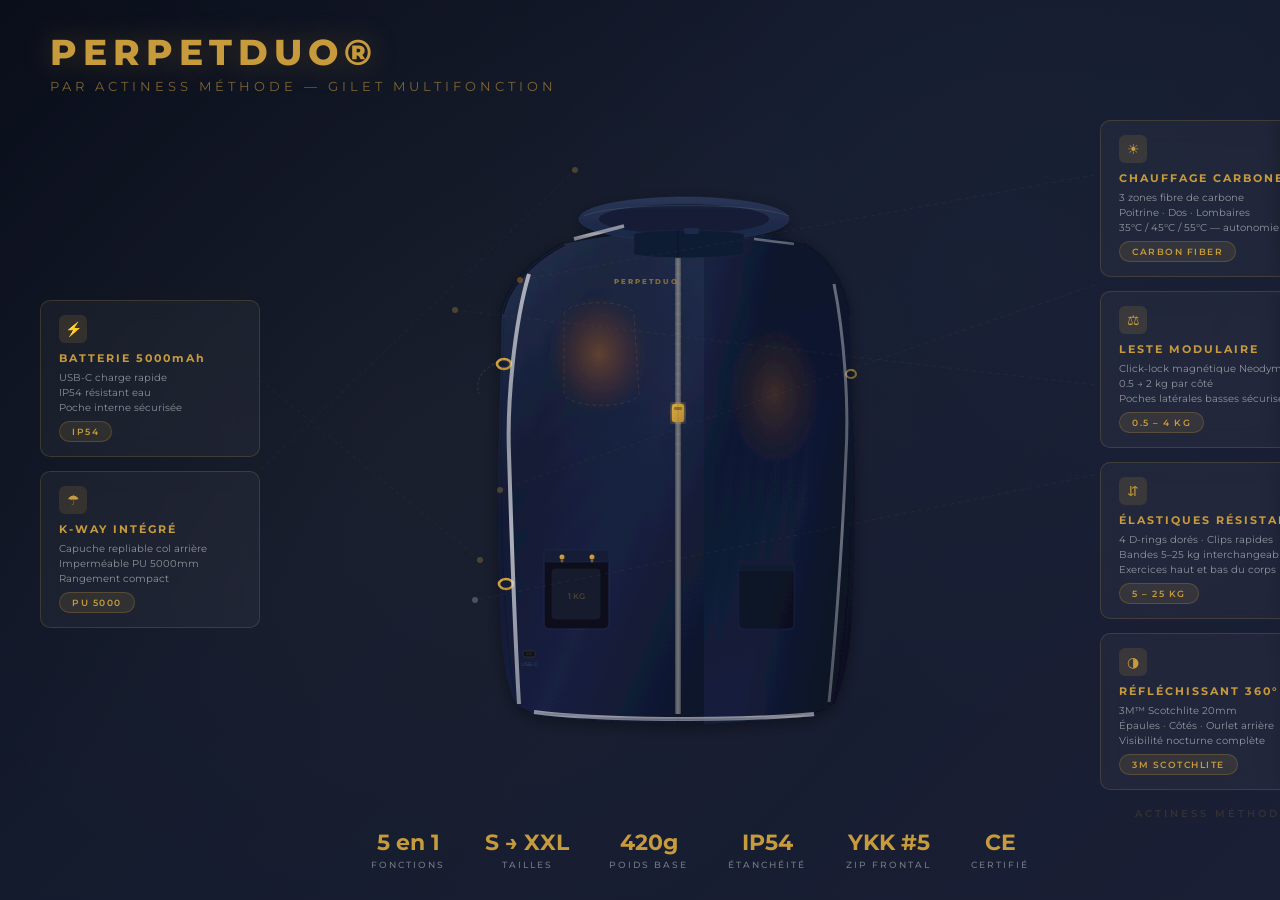
<file: PERPETDUO_Product_Visual.html>
<!DOCTYPE html>
<html lang="fr">
<head>
<meta charset="UTF-8">
<meta name="viewport" content="width=1400,height=900">
<title>PERPETDUO® — Product Visualization</title>
<style>
@import url('https://fonts.googleapis.com/css2?family=Montserrat:wght@300;400;500;600;700;800;900&display=swap');

* { margin:0; padding:0; box-sizing:border-box; }

body {
  width: 1400px;
  height: 900px;
  background: linear-gradient(135deg, #0a0e1a 0%, #141b2d 40%, #1a1f35 100%);
  font-family: 'Montserrat', sans-serif;
  color: #fff;
  overflow: hidden;
  position: relative;
}

/* Subtle grid pattern */
body::before {
  content: '';
  position: absolute;
  inset: 0;
  background-image:
    radial-gradient(circle at 30% 50%, rgba(199,155,60,0.03) 0%, transparent 50%),
    radial-gradient(circle at 70% 30%, rgba(100,140,200,0.04) 0%, transparent 40%);
}

.header {
  position: absolute;
  top: 30px;
  left: 50px;
  z-index: 10;
}

.header h1 {
  font-size: 36px;
  font-weight: 800;
  letter-spacing: 6px;
  color: #c79b3c;
  text-shadow: 0 0 30px rgba(199,155,60,0.3);
}

.header .subtitle {
  font-size: 13px;
  font-weight: 400;
  letter-spacing: 4px;
  color: rgba(199,155,60,0.6);
  margin-top: 4px;
}

/* Main vest SVG container */
.vest-container {
  position: absolute;
  top: 50%;
  left: 50%;
  transform: translate(-55%, -48%);
  width: 520px;
  height: 700px;
}

/* Feature cards */
.features-right {
  position: absolute;
  right: 40px;
  top: 120px;
  display: flex;
  flex-direction: column;
  gap: 14px;
  width: 260px;
}

.feature-card {
  background: rgba(255,255,255,0.04);
  border: 1px solid rgba(199,155,60,0.2);
  border-radius: 10px;
  padding: 14px 18px;
  backdrop-filter: blur(10px);
  position: relative;
}

.feature-card .icon {
  width: 28px;
  height: 28px;
  border-radius: 6px;
  background: rgba(199,155,60,0.15);
  display: flex;
  align-items: center;
  justify-content: center;
  font-size: 14px;
  margin-bottom: 8px;
  color: #c79b3c;
}

.feature-card h3 {
  font-size: 11px;
  font-weight: 700;
  letter-spacing: 2px;
  color: #c79b3c;
  margin-bottom: 5px;
}

.feature-card p {
  font-size: 10px;
  color: rgba(255,255,255,0.5);
  line-height: 1.5;
}

/* Connection lines */
.lines-container {
  position: absolute;
  inset: 0;
  pointer-events: none;
  z-index: 5;
}

/* Bottom specs bar */
.specs-bar {
  position: absolute;
  bottom: 30px;
  left: 50px;
  right: 50px;
  display: flex;
  justify-content: center;
  gap: 40px;
}

.spec-item {
  text-align: center;
}

.spec-item .value {
  font-size: 22px;
  font-weight: 700;
  color: #c79b3c;
}

.spec-item .label {
  font-size: 9px;
  font-weight: 500;
  letter-spacing: 2px;
  color: rgba(255,255,255,0.4);
  margin-top: 3px;
}

/* Left features */
.features-left {
  position: absolute;
  left: 40px;
  top: 300px;
  display: flex;
  flex-direction: column;
  gap: 14px;
  width: 220px;
}

.tag {
  display: inline-block;
  background: rgba(199,155,60,0.12);
  border: 1px solid rgba(199,155,60,0.25);
  border-radius: 20px;
  padding: 4px 12px;
  font-size: 9px;
  font-weight: 600;
  letter-spacing: 1.5px;
  color: #c79b3c;
  margin-top: 6px;
}

/* Watermark */
.watermark {
  position: absolute;
  bottom: 80px;
  right: 50px;
  font-size: 10px;
  letter-spacing: 3px;
  color: rgba(199,155,60,0.15);
  font-weight: 600;
}
</style>
</head>
<body>

<div class="header">
  <h1>PERPETDUO®</h1>
  <div class="subtitle">PAR ACTINESS MÉTHODE — GILET MULTIFONCTION</div>
</div>

<!-- SVG Vest illustration -->
<div class="vest-container">
<svg viewBox="0 0 520 700" xmlns="http://www.w3.org/2000/svg">
  <defs>
    <!-- Navy fabric gradient -->
    <linearGradient id="navyFabric" x1="0" y1="0" x2="1" y2="1">
      <stop offset="0%" stop-color="#1a2444"/>
      <stop offset="30%" stop-color="#0f1a33"/>
      <stop offset="60%" stop-color="#162040"/>
      <stop offset="100%" stop-color="#0d1528"/>
    </linearGradient>

    <!-- Side shadow gradient -->
    <linearGradient id="sideShade" x1="0" y1="0" x2="1" y2="0">
      <stop offset="0%" stop-color="rgba(0,0,0,0)"/>
      <stop offset="100%" stop-color="rgba(0,0,0,0.3)"/>
    </linearGradient>

    <linearGradient id="sideShadeL" x1="1" y1="0" x2="0" y2="0">
      <stop offset="0%" stop-color="rgba(0,0,0,0)"/>
      <stop offset="100%" stop-color="rgba(0,0,0,0.25)"/>
    </linearGradient>

    <!-- Heat zone glow -->
    <radialGradient id="heatGlow" cx="50%" cy="50%" r="50%">
      <stop offset="0%" stop-color="rgba(230,120,30,0.35)"/>
      <stop offset="60%" stop-color="rgba(200,80,20,0.15)"/>
      <stop offset="100%" stop-color="rgba(180,60,10,0)"/>
    </radialGradient>

    <!-- Reflective strip gradient -->
    <linearGradient id="reflective" x1="0" y1="0" x2="0" y2="1">
      <stop offset="0%" stop-color="#e8e8ec"/>
      <stop offset="40%" stop-color="#c8c8d0"/>
      <stop offset="60%" stop-color="#f0f0f5"/>
      <stop offset="100%" stop-color="#b8b8c0"/>
    </linearGradient>

    <!-- Zipper gradient -->
    <linearGradient id="zipperGrad" x1="0" y1="0" x2="1" y2="0">
      <stop offset="0%" stop-color="#555"/>
      <stop offset="30%" stop-color="#888"/>
      <stop offset="50%" stop-color="#aaa"/>
      <stop offset="70%" stop-color="#888"/>
      <stop offset="100%" stop-color="#555"/>
    </linearGradient>

    <!-- Gold gradient -->
    <linearGradient id="goldGrad" x1="0" y1="0" x2="1" y2="1">
      <stop offset="0%" stop-color="#d4a843"/>
      <stop offset="50%" stop-color="#c79b3c"/>
      <stop offset="100%" stop-color="#b8882e"/>
    </linearGradient>

    <!-- Ambient light from top -->
    <linearGradient id="topLight" x1="0" y1="0" x2="0" y2="1">
      <stop offset="0%" stop-color="rgba(200,210,230,0.08)"/>
      <stop offset="100%" stop-color="rgba(0,0,0,0)"/>
    </linearGradient>

    <!-- Fabric texture -->
    <filter id="fabricTexture">
      <feTurbulence type="fractalNoise" baseFrequency="0.9" numOctaves="4" seed="3"/>
      <feColorMatrix type="saturate" values="0"/>
      <feComponentTransfer>
        <feFuncA type="linear" slope="0.04"/>
      </feComponentTransfer>
      <feBlend in="SourceGraphic" mode="overlay"/>
    </filter>

    <!-- Subtle shadow -->
    <filter id="shadow">
      <feDropShadow dx="0" dy="4" stdDeviation="8" flood-color="rgba(0,0,0,0.4)"/>
    </filter>

    <!-- Glow filter -->
    <filter id="glowFilter">
      <feGaussianBlur stdDeviation="3" result="blur"/>
      <feMerge>
        <feMergeNode in="blur"/>
        <feMergeNode in="SourceGraphic"/>
      </feMerge>
    </filter>
  </defs>

  <!-- ===== VEST BODY - 3/4 VIEW ===== -->
  <g transform="translate(260, 340)" filter="url(#shadow)">

    <!-- BACK PANEL (visible on right side due to 3/4 angle) -->
    <path d="
      M 30,-230
      C 45,-228 100,-220 130,-210
      C 155,-195 170,-170 175,-140
      L 180,-20
      C 182,40 180,100 178,160
      C 176,200 170,230 160,250
      L 140,260
      C 100,265 60,268 30,270
      L 30,-230
    " fill="url(#navyFabric)" stroke="none"/>

    <!-- Back panel shading -->
    <path d="
      M 30,-230
      C 45,-228 100,-220 130,-210
      C 155,-195 170,-170 175,-140
      L 180,-20
      C 182,40 180,100 178,160
      C 176,200 170,230 160,250
      L 140,260
      C 100,265 60,268 30,270
      L 30,-230
    " fill="url(#sideShade)" stroke="none"/>

    <!-- FRONT PANEL RIGHT -->
    <path d="
      M 30,-230
      C 15,-228 -60,-220 -110,-210
      C -145,-195 -165,-170 -172,-140
      L -175,-20
      C -177,40 -176,100 -174,160
      C -172,200 -168,230 -158,250
      L -140,260
      C -100,265 -30,268 5,270
      L 5,270 30,270
      L 30,-230
    " fill="url(#navyFabric)" stroke="none"/>

    <!-- Front panel subtle highlight -->
    <path d="
      M 30,-230
      C 15,-228 -60,-220 -110,-210
      C -145,-195 -165,-170 -172,-140
      L -175,-20
      C -177,40 -176,100 -174,160
      C -172,200 -168,230 -158,250
      L -140,260
      C -100,265 -30,268 5,270
      L 5,270 30,270
      L 30,-230
    " fill="url(#topLight)" stroke="none"/>

    <!-- Fabric texture overlay -->
    <path d="
      M -172,-140 C -165,-170 -145,-195 -110,-210 C -60,-220 45,-228 130,-210 C 155,-195 170,-170 175,-140 L 180,-20 C 182,40 180,100 178,160 C 176,200 170,230 160,250 L 140,260 C 100,265 -100,265 -140,260 L -158,250 C -168,230 -172,200 -174,160 C -176,100 -177,40 -175,-20 Z
    " fill="url(#navyFabric)" opacity="0" filter="url(#fabricTexture)"/>

    <!-- ===== COLLAR ===== -->
    <ellipse cx="10" cy="-235" rx="105" ry="22" fill="#1e2a4a" stroke="#2a3660" stroke-width="0.5"/>
    <ellipse cx="10" cy="-235" rx="105" ry="22" fill="url(#topLight)"/>
    <!-- Collar inner -->
    <ellipse cx="10" cy="-235" rx="85" ry="15" fill="#0d1528" opacity="0.6"/>

    <!-- Collar top edge highlight -->
    <path d="M -90,-238 C -60,-252 80,-252 115,-238" fill="none" stroke="rgba(200,210,230,0.12)" stroke-width="1"/>

    <!-- ===== ARMHOLES ===== -->
    <!-- Right armhole (front visible side) -->
    <path d="M -110,-210 C -130,-200 -165,-175 -172,-140" fill="none" stroke="#0d1528" stroke-width="4"/>
    <path d="M -110,-210 C -130,-200 -165,-175 -172,-140" fill="none" stroke="rgba(200,210,230,0.06)" stroke-width="1"/>

    <!-- Left armhole (back visible side) -->
    <path d="M 130,-210 C 150,-200 170,-175 175,-140" fill="none" stroke="#0d1528" stroke-width="3"/>

    <!-- ===== FRONT ZIPPER ===== -->
    <!-- Zipper track -->
    <rect x="1" y="-220" width="6" height="480" rx="1" fill="url(#zipperGrad)" opacity="0.7"/>

    <!-- Zipper teeth -->
    <g opacity="0.5">
      <!-- Teeth pattern -->
      <line x1="1" y1="-210" x2="7" y2="-210" stroke="#999" stroke-width="0.5"/>
      <line x1="1" y1="-200" x2="7" y2="-200" stroke="#999" stroke-width="0.5"/>
      <line x1="1" y1="-190" x2="7" y2="-190" stroke="#999" stroke-width="0.5"/>
      <line x1="1" y1="-180" x2="7" y2="-180" stroke="#999" stroke-width="0.5"/>
      <line x1="1" y1="-170" x2="7" y2="-170" stroke="#999" stroke-width="0.5"/>
      <line x1="1" y1="-160" x2="7" y2="-160" stroke="#999" stroke-width="0.5"/>
      <line x1="1" y1="-150" x2="7" y2="-150" stroke="#999" stroke-width="0.5"/>
      <line x1="1" y1="-140" x2="7" y2="-140" stroke="#999" stroke-width="0.5"/>
      <line x1="1" y1="-130" x2="7" y2="-130" stroke="#999" stroke-width="0.5"/>
      <line x1="1" y1="-120" x2="7" y2="-120" stroke="#999" stroke-width="0.5"/>
      <line x1="1" y1="-110" x2="7" y2="-110" stroke="#999" stroke-width="0.5"/>
      <line x1="1" y1="-100" x2="7" y2="-100" stroke="#999" stroke-width="0.5"/>
      <line x1="1" y1="-90" x2="7" y2="-90" stroke="#999" stroke-width="0.5"/>
      <line x1="1" y1="-80" x2="7" y2="-80" stroke="#999" stroke-width="0.5"/>
      <line x1="1" y1="-70" x2="7" y2="-70" stroke="#999" stroke-width="0.5"/>
      <line x1="1" y1="-60" x2="7" y2="-60" stroke="#999" stroke-width="0.5"/>
      <line x1="1" y1="-50" x2="7" y2="-50" stroke="#999" stroke-width="0.5"/>
      <line x1="1" y1="-40" x2="7" y2="-40" stroke="#999" stroke-width="0.5"/>
      <line x1="1" y1="-30" x2="7" y2="-30" stroke="#999" stroke-width="0.5"/>
      <line x1="1" y1="-20" x2="7" y2="-20" stroke="#999" stroke-width="0.5"/>
      <line x1="1" y1="-10" x2="7" y2="-10" stroke="#999" stroke-width="0.5"/>
      <line x1="1" y1="0" x2="7" y2="0" stroke="#999" stroke-width="0.5"/>
    </g>

    <!-- Zipper pull tab -->
    <rect x="-2" y="-50" width="12" height="18" rx="2" fill="url(#goldGrad)" filter="url(#glowFilter)"/>
    <rect x="0" y="-47" width="8" height="3" rx="1" fill="rgba(0,0,0,0.3)"/>

    <!-- ===== HEAT ZONES ===== -->
    <!-- Front chest heat zone left -->
    <ellipse cx="-75" cy="-100" rx="50" ry="60" fill="url(#heatGlow)"/>
    <!-- Chest heat zone border hint -->
    <path d="M -110,-140 C -105,-155 -45,-155 -40,-140 L -35,-60 C -40,-45 -105,-45 -110,-60 Z"
          fill="none" stroke="rgba(230,120,30,0.2)" stroke-width="0.8" stroke-dasharray="4,3"/>

    <!-- Back heat zone (visible on right side) -->
    <ellipse cx="100" cy="-60" rx="45" ry="70" fill="url(#heatGlow)" opacity="0.6"/>

    <!-- ===== WEIGHT POCKETS ===== -->
    <!-- Front pocket left -->
    <rect x="-130" y="100" width="65" height="75" rx="5" fill="#0a0f1e" stroke="#1e2a4a" stroke-width="1"/>
    <!-- Pocket flap -->
    <rect x="-130" y="96" width="65" height="12" rx="3" fill="#141e35" stroke="#1e2a4a" stroke-width="0.5"/>
    <!-- Magnetic dots -->
    <circle cx="-112" cy="103" r="2.5" fill="url(#goldGrad)"/>
    <circle cx="-82" cy="103" r="2.5" fill="url(#goldGrad)"/>
    <circle cx="-112" cy="107" r="1.5" fill="url(#goldGrad)" opacity="0.5"/>
    <circle cx="-82" cy="107" r="1.5" fill="url(#goldGrad)" opacity="0.5"/>

    <!-- Weight block inside pocket hint -->
    <rect x="-122" y="115" width="48" height="50" rx="3" fill="rgba(30,40,60,0.5)" stroke="rgba(199,155,60,0.1)" stroke-width="0.5"/>
    <text x="-98" y="145" text-anchor="middle" font-size="8" font-weight="600" fill="rgba(199,155,60,0.3)" font-family="Montserrat">1 KG</text>

    <!-- Back pocket (visible side) -->
    <rect x="65" y="110" width="55" height="65" rx="4" fill="#0a0f1e" stroke="#1e2a4a" stroke-width="0.8" opacity="0.7"/>
    <rect x="65" y="107" width="55" height="10" rx="3" fill="#141e35" stroke="#1e2a4a" stroke-width="0.5" opacity="0.7"/>

    <!-- ===== D-RINGS ===== -->
    <!-- D-ring upper right side -->
    <g transform="translate(-170, -90)">
      <ellipse cx="0" cy="0" rx="7" ry="5" fill="none" stroke="url(#goldGrad)" stroke-width="2.5"/>
      <rect x="-3" y="-2" width="6" height="4" rx="1" fill="#141e35"/>
    </g>

    <!-- D-ring lower right side -->
    <g transform="translate(-168, 130)">
      <ellipse cx="0" cy="0" rx="7" ry="5" fill="none" stroke="url(#goldGrad)" stroke-width="2.5"/>
      <rect x="-3" y="-2" width="6" height="4" rx="1" fill="#141e35"/>
    </g>

    <!-- D-ring upper left (back side visible) -->
    <g transform="translate(177, -80)">
      <ellipse cx="0" cy="0" rx="5" ry="4" fill="none" stroke="url(#goldGrad)" stroke-width="2" opacity="0.6"/>
    </g>

    <!-- ===== REFLECTIVE STRIPS ===== -->
    <!-- Front left reflective strip -->
    <path d="M -155,250 C -158,200 -162,100 -165,0 C -167,-50 -160,-130 -145,-180"
          fill="none" stroke="url(#reflective)" stroke-width="4" opacity="0.7"/>

    <!-- Front right seam reflective -->
    <path d="M 155,248 C 160,200 168,100 172,0 C 175,-50 170,-120 160,-170"
          fill="none" stroke="url(#reflective)" stroke-width="3" opacity="0.4"/>

    <!-- Bottom hem reflective strip -->
    <path d="M -140,258 C -80,266 60,268 140,260"
          fill="none" stroke="url(#reflective)" stroke-width="4" opacity="0.6"/>

    <!-- Shoulder reflective strips -->
    <path d="M -100,-215 L -50,-228" fill="none" stroke="url(#reflective)" stroke-width="3.5" opacity="0.6"/>
    <path d="M 80,-215 L 120,-210" fill="none" stroke="url(#reflective)" stroke-width="2.5" opacity="0.4"/>

    <!-- ===== HOOD POCKET (back collar area) ===== -->
    <path d="M -40,-220 C -30,-225 50,-225 70,-220 L 70,-200 C 50,-195 -30,-195 -40,-200 Z"
          fill="#111a30" stroke="#1e2a4a" stroke-width="0.5"/>
    <!-- Hood pocket tab -->
    <rect x="10" y="-226" width="15" height="6" rx="2" fill="#1e2a4a"/>

    <!-- ===== USB-C PORT ===== -->
    <g transform="translate(-145, 200)">
      <rect x="-6" y="-3" width="12" height="6" rx="2" fill="#0a0e18" stroke="#333" stroke-width="0.8"/>
      <rect x="-4" y="-1.5" width="8" height="3" rx="1" fill="#1a1a1a"/>
      <text x="0" y="12" text-anchor="middle" font-size="5" fill="rgba(255,255,255,0.2)" font-family="Montserrat">USB-C</text>
    </g>

    <!-- ===== LOGO FRONT ===== -->
    <g transform="translate(-60, -170)">
      <text x="0" y="0" font-size="7" font-weight="800" letter-spacing="2" fill="url(#goldGrad)" font-family="Montserrat" opacity="0.6">PERPETDUO</text>
    </g>

    <!-- ===== PANEL SEAM LINES ===== -->
    <!-- Center front seam -->
    <line x1="4" y1="-230" x2="4" y2="270" stroke="rgba(0,0,0,0.2)" stroke-width="0.5"/>

    <!-- Side seam lines -->
    <path d="M -170,-135 C -175,0 -175,150 -158,250" fill="none" stroke="rgba(0,0,0,0.15)" stroke-width="0.8"/>
    <path d="M 175,-135 C 180,0 180,150 160,250" fill="none" stroke="rgba(0,0,0,0.1)" stroke-width="0.6"/>

    <!-- Hem line -->
    <path d="M -155,255 C -100,268 100,270 155,255" fill="none" stroke="rgba(0,0,0,0.15)" stroke-width="0.8"/>
    <path d="M -152,258 C -100,271 100,273 152,258" fill="none" stroke="rgba(30,42,74,0.3)" stroke-width="0.5"/>

    <!-- ===== ELASTIC BAND ATTACHMENT HINT ===== -->
    <!-- Small elastic band coming from D-ring -->
    <g transform="translate(-170, -90)" opacity="0.4">
      <path d="M -10,0 C -20,5 -30,15 -25,30" fill="none" stroke="#444" stroke-width="1.5" stroke-dasharray="3,2"/>
    </g>

  </g>

</svg>
</div>

<!-- Feature cards RIGHT -->
<div class="features-right">
  <div class="feature-card">
    <div class="icon">&#9728;</div>
    <h3>CHAUFFAGE CARBONE</h3>
    <p>3 zones fibre de carbone<br>Poitrine · Dos · Lombaires<br>35°C / 45°C / 55°C — autonomie 6h</p>
    <span class="tag">CARBON FIBER</span>
  </div>
  <div class="feature-card">
    <div class="icon">&#9878;</div>
    <h3>LESTE MODULAIRE</h3>
    <p>Click-lock magnétique Neodyme N52<br>0.5 → 2 kg par côté<br>Poches latérales basses sécurisées</p>
    <span class="tag">0.5 – 4 KG</span>
  </div>
  <div class="feature-card">
    <div class="icon">&#8693;</div>
    <h3>ÉLASTIQUES RÉSISTANCE</h3>
    <p>4 D-rings dorés · Clips rapides<br>Bandes 5–25 kg interchangeables<br>Exercices haut et bas du corps</p>
    <span class="tag">5 – 25 KG</span>
  </div>
  <div class="feature-card">
    <div class="icon">&#9681;</div>
    <h3>RÉFLÉCHISSANT 360°</h3>
    <p>3M™ Scotchlite 20mm<br>Épaules · Côtés · Ourlet arrière<br>Visibilité nocturne complète</p>
    <span class="tag">3M SCOTCHLITE</span>
  </div>
</div>

<!-- Feature cards LEFT -->
<div class="features-left">
  <div class="feature-card">
    <div class="icon">&#9889;</div>
    <h3>BATTERIE 5000mAh</h3>
    <p>USB-C charge rapide<br>IP54 résistant eau<br>Poche interne sécurisée</p>
    <span class="tag">IP54</span>
  </div>
  <div class="feature-card">
    <div class="icon">&#9730;</div>
    <h3>K-WAY INTÉGRÉ</h3>
    <p>Capuche repliable col arrière<br>Imperméable PU 5000mm<br>Rangement compact</p>
    <span class="tag">PU 5000</span>
  </div>
</div>

<!-- Specs bar -->
<div class="specs-bar">
  <div class="spec-item">
    <div class="value">5 en 1</div>
    <div class="label">FONCTIONS</div>
  </div>
  <div class="spec-item">
    <div class="value">S → XXL</div>
    <div class="label">TAILLES</div>
  </div>
  <div class="spec-item">
    <div class="value">420g</div>
    <div class="label">POIDS BASE</div>
  </div>
  <div class="spec-item">
    <div class="value">IP54</div>
    <div class="label">ÉTANCHÉITÉ</div>
  </div>
  <div class="spec-item">
    <div class="value">YKK #5</div>
    <div class="label">ZIP FRONTAL</div>
  </div>
  <div class="spec-item">
    <div class="value">CE</div>
    <div class="label">CERTIFIÉ</div>
  </div>
</div>

<div class="watermark">ACTINESS MÉTHODE © 2026</div>

<!-- Connection lines SVG overlay -->
<svg class="lines-container" viewBox="0 0 1400 900" xmlns="http://www.w3.org/2000/svg">
  <!-- Lines from features to vest parts -->
  <!-- Heat zone line -->
  <line x1="1095" y1="175" x2="520" y2="280" stroke="rgba(199,155,60,0.15)" stroke-width="0.5" stroke-dasharray="4,4"/>
  <circle cx="520" cy="280" r="3" fill="rgba(230,120,30,0.4)"/>

  <!-- Weight pocket line -->
  <line x1="1095" y1="285" x2="500" y2="490" stroke="rgba(199,155,60,0.15)" stroke-width="0.5" stroke-dasharray="4,4"/>
  <circle cx="500" cy="490" r="3" fill="rgba(199,155,60,0.3)"/>

  <!-- D-ring line -->
  <line x1="1095" y1="385" x2="455" y2="310" stroke="rgba(199,155,60,0.15)" stroke-width="0.5" stroke-dasharray="4,4"/>
  <circle cx="455" cy="310" r="3" fill="rgba(199,155,60,0.3)"/>

  <!-- Reflective line -->
  <line x1="1095" y1="475" x2="475" y2="600" stroke="rgba(199,155,60,0.15)" stroke-width="0.5" stroke-dasharray="4,4"/>
  <circle cx="475" cy="600" r="3" fill="rgba(200,200,210,0.3)"/>

  <!-- Battery line (left) -->
  <line x1="260" y1="380" x2="480" y2="560" stroke="rgba(199,155,60,0.15)" stroke-width="0.5" stroke-dasharray="4,4"/>
  <circle cx="480" cy="560" r="3" fill="rgba(199,155,60,0.3)"/>

  <!-- K-Way line (left) -->
  <line x1="260" y1="470" x2="575" y2="170" stroke="rgba(199,155,60,0.15)" stroke-width="0.5" stroke-dasharray="4,4"/>
  <circle cx="575" cy="170" r="3" fill="rgba(199,155,60,0.3)"/>
</svg>

</body>
</html>
</file>
